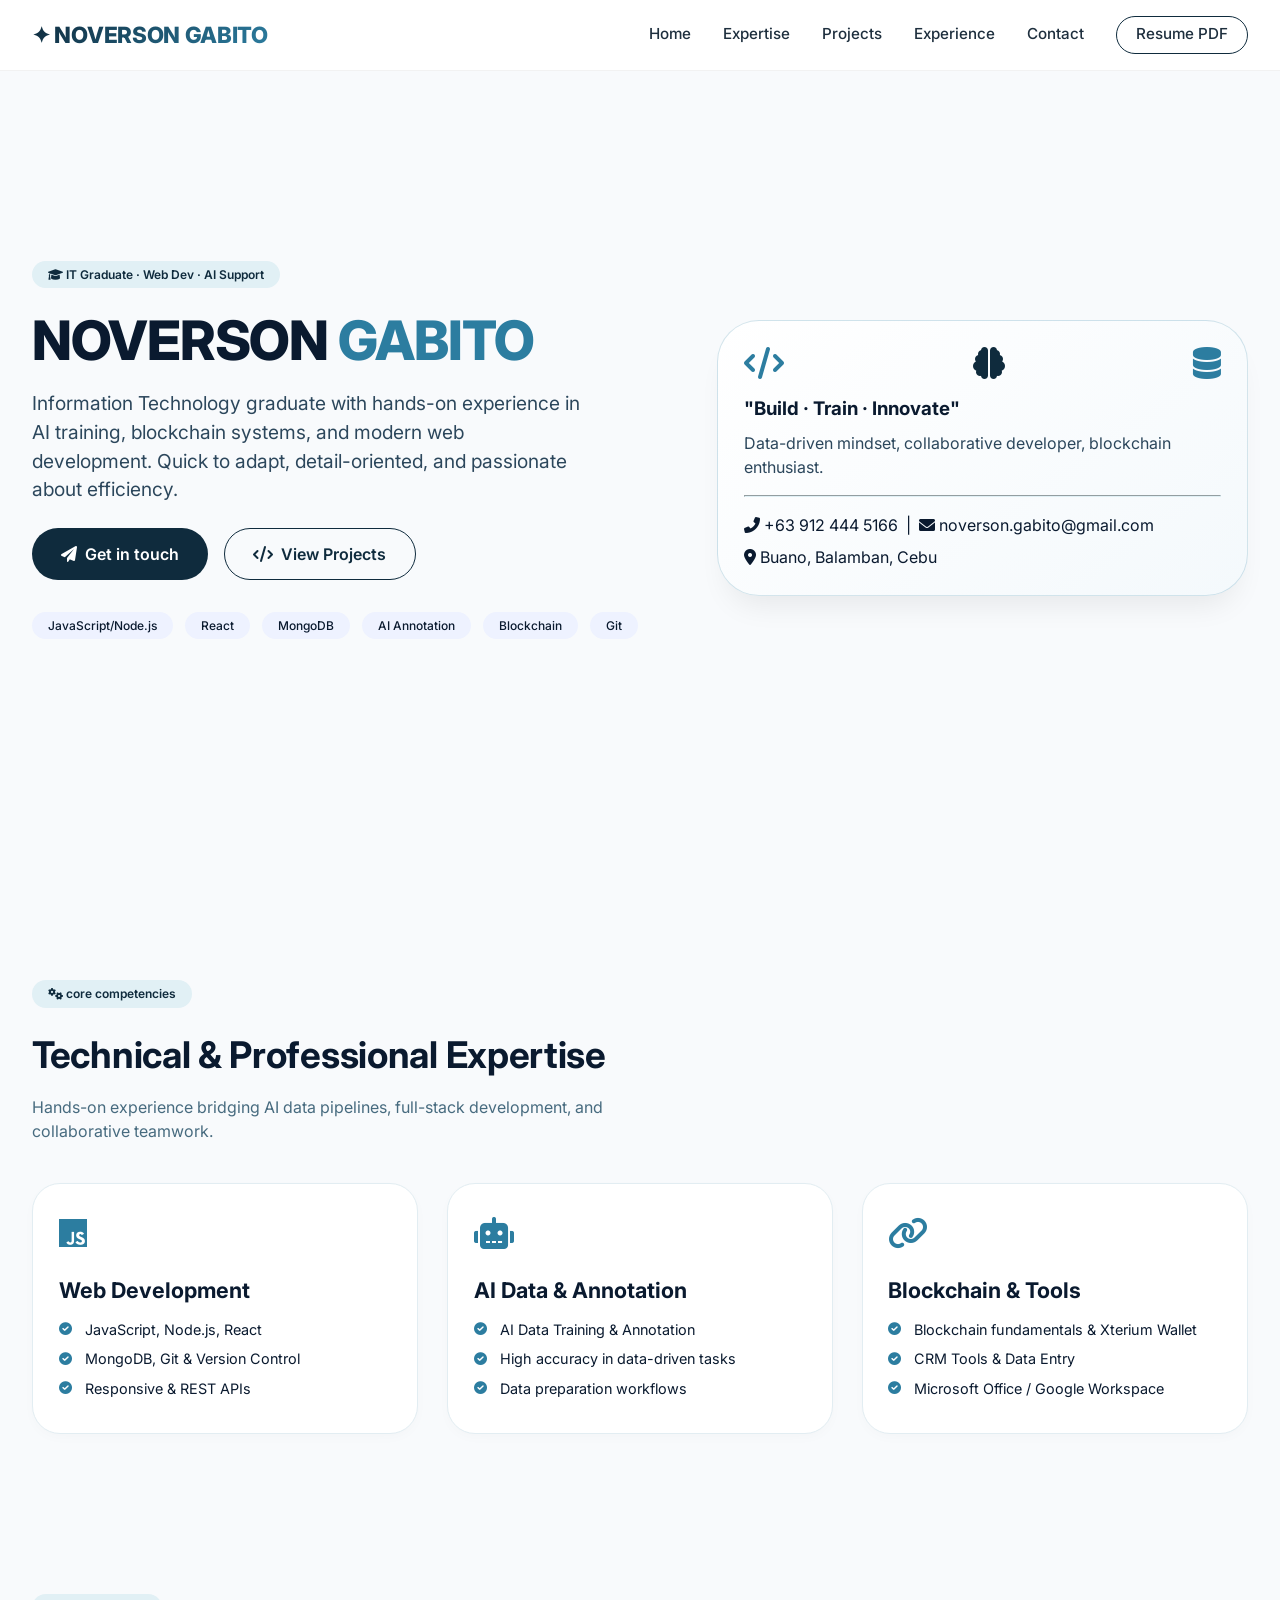
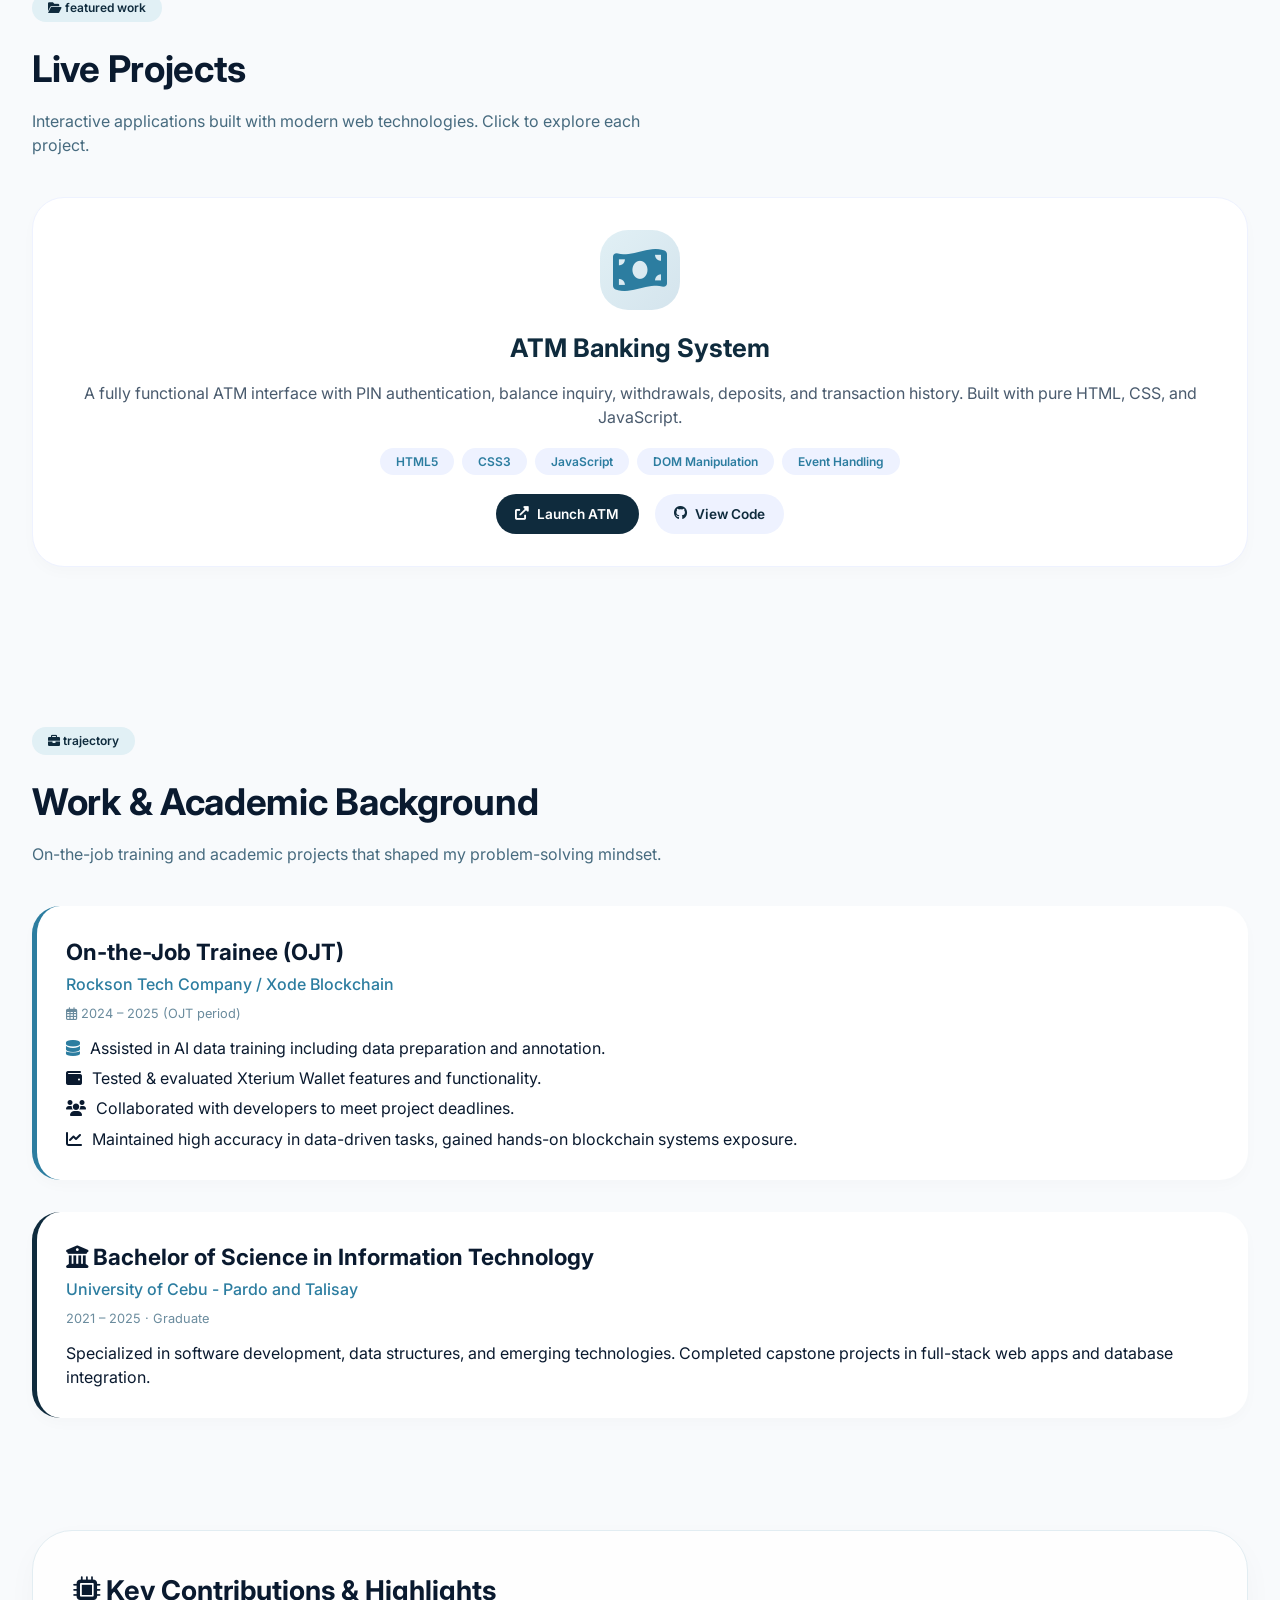
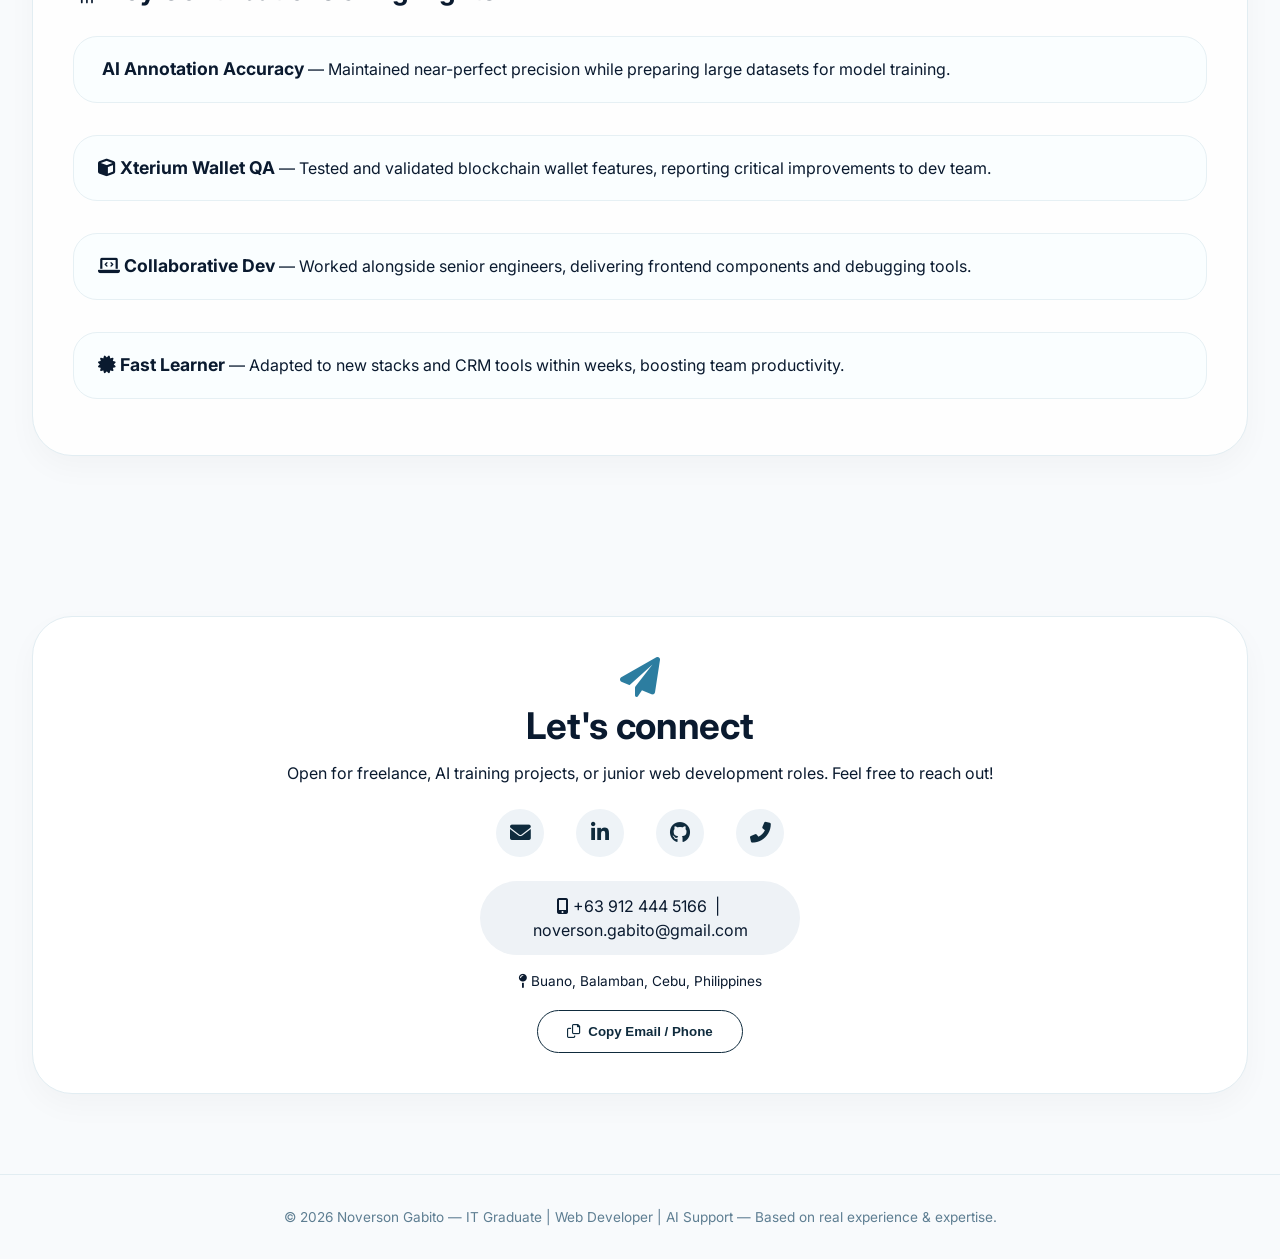
<file: index.html>
<!DOCTYPE html>
<html lang="en">
<head>
  <meta charset="UTF-8">
  <meta name="viewport" content="width=device-width, initial-scale=1.0, viewport-fit=cover">
  <title>Noverson Gabito | IT Graduate · Web Developer · AI Support</title>
  <link href="https://fonts.googleapis.com/css2?family=Inter:opsz,wght@14..32,300;14..32,400;14..32,500;14..32,600;14..32,700;14..32,800&display=swap" rel="stylesheet">
  <link rel="stylesheet" href="https://cdnjs.cloudflare.com/ajax/libs/font-awesome/6.0.0-beta3/css/all.min.css">
  <link rel="stylesheet" href="style.css">
</head>
<body>

<nav class="navbar">
  <div class="nav-container">
    <div class="logo">✦ NOVERSON GABITO</div>
    <div class="nav-links">
      <a href="#home">Home</a>
      <a href="#expertise">Expertise</a>
      <a href="#projects-showcase">Projects</a>
      <a href="#experience">Experience</a>
      <a href="#contact">Contact</a>
      <a href="#" class="btn-resume" id="resumeBtn">Resume PDF</a>
    </div>
  </div>
</nav>

<main>
  <!-- Hero Section -->
  <section id="home" class="hero">
    <div class="hero-grid">
      <div class="hero-content">
        <div class="badge"><i class="fas fa-graduation-cap"></i> IT Graduate · Web Dev · AI Support</div>
        <h1>NOVERSON <span class="hero-highlight">GABITO</span></h1>
        <p class="hero-sub">Information Technology graduate with hands-on experience in AI training, blockchain systems, and modern web development. Quick to adapt, detail-oriented, and passionate about efficiency.</p>
        <div class="btn-group">
          <a href="#contact" class="btn-primary"><i class="fas fa-paper-plane"></i> Get in touch</a>
          <a href="#projects-showcase" class="btn-outline"><i class="fas fa-code"></i> View Projects</a>
        </div>
        <div class="tech-icons" style="margin-top: 2rem;">
          <span>JavaScript/Node.js</span><span>React</span><span>MongoDB</span><span>AI Annotation</span><span>Blockchain</span><span>Git</span>
        </div>
      </div>
      <div class="hero-visual">
        <div style="display: flex; justify-content: space-between; align-items: center;">
          <i class="fas fa-code" style="font-size: 2rem; color: #2c7da0;"></i>
          <i class="fas fa-brain" style="font-size: 2rem; color: #0f2b3d;"></i>
          <i class="fas fa-database" style="font-size: 2rem; color: #2c7da0;"></i>
        </div>
        <h3 style="margin: 1rem 0 0.5rem;">"Build · Train · Innovate"</h3>
        <p style="color: #2c475c;">Data-driven mindset, collaborative developer, blockchain enthusiast.</p>
        <hr style="margin: 1rem 0; border-color: #e0f0f5;">
        <div><i class="fas fa-phone-alt"></i> +63 912 444 5166 &nbsp;|&nbsp; <i class="fas fa-envelope"></i> noverson.gabito@gmail.com</div>
        <div style="margin-top: 0.5rem;"><i class="fas fa-map-marker-alt"></i> Buano, Balamban, Cebu</div>
      </div>
    </div>
  </section>

  <!-- EXPERTISE Section -->
  <section id="expertise">
    <div>
      <span class="badge" style="background:#e1f0f5;"><i class="fas fa-cogs"></i> core competencies</span>
      <h2 class="section-title">Technical & Professional Expertise</h2>
      <p class="section-sub">Hands-on experience bridging AI data pipelines, full-stack development, and collaborative teamwork.</p>
    </div>
    <div class="expertise-grid">
      <div class="exp-card">
        <div class="exp-icon"><i class="fab fa-js"></i></div>
        <h3>Web Development</h3>
        <ul class="exp-list">
          <li><i class="fas fa-check-circle"></i> JavaScript, Node.js, React</li>
          <li><i class="fas fa-check-circle"></i> MongoDB, Git & Version Control</li>
          <li><i class="fas fa-check-circle"></i> Responsive & REST APIs</li>
        </ul>
      </div>
      <div class="exp-card">
        <div class="exp-icon"><i class="fas fa-robot"></i></div>
        <h3>AI Data & Annotation</h3>
        <ul class="exp-list">
          <li><i class="fas fa-check-circle"></i> AI Data Training & Annotation</li>
          <li><i class="fas fa-check-circle"></i> High accuracy in data-driven tasks</li>
          <li><i class="fas fa-check-circle"></i> Data preparation workflows</li>
        </ul>
      </div>
      <div class="exp-card">
        <div class="exp-icon"><i class="fas fa-link"></i></div>
        <h3>Blockchain & Tools</h3>
        <ul class="exp-list">
          <li><i class="fas fa-check-circle"></i> Blockchain fundamentals & Xterium Wallet</li>
          <li><i class="fas fa-check-circle"></i> CRM Tools & Data Entry</li>
          <li><i class="fas fa-check-circle"></i> Microsoft Office / Google Workspace</li>
        </ul>
      </div>
    </div>
  </section>

  <!-- PROJECTS SHOWCASE Section - with ATM System -->
  <section id="projects-showcase">
    <div>
      <span class="badge" style="background:#e1f0f5;"><i class="fas fa-folder-open"></i> featured work</span>
      <h2 class="section-title">Live Projects</h2>
      <p class="section-sub">Interactive applications built with modern web technologies. Click to explore each project.</p>
    </div>
    <div class="projects-showcase-grid">
      <!-- ATM System Project Card -->
      <div class="project-showcase-card">
        <div class="project-showcase-icon">
          <i class="fas fa-solid fa-money-bill-wave"></i>
        </div>
        <h3>ATM Banking System</h3>
        <p>A fully functional ATM interface with PIN authentication, balance inquiry, withdrawals, deposits, and transaction history. Built with pure HTML, CSS, and JavaScript.</p>
        <div class="project-tech-stack">
          <span>HTML5</span>
          <span>CSS3</span>
          <span>JavaScript</span>
          <span>DOM Manipulation</span>
          <span>Event Handling</span>
        </div>
        <div class="project-links">
          <a href="projects/atm-system/index.html" target="_blank" class="btn-project-live"><i class="fas fa-external-link-alt"></i> Launch ATM</a>
          <a href="#" class="btn-project-code" id="atmCodeBtn"><i class="fab fa-github"></i> View Code</a>
        </div>
      </div>
    </div>
  </section>

  <!-- EXPERIENCE + EDUCATION -->
  <section id="experience">
    <div>
      <span class="badge"><i class="fas fa-briefcase"></i> trajectory</span>
      <h2 class="section-title">Work & Academic Background</h2>
      <p class="section-sub">On-the-job training and academic projects that shaped my problem-solving mindset.</p>
    </div>

    <div class="timeline-card">
      <div class="job-title">On-the-Job Trainee (OJT)</div>
      <div class="company">Rockson Tech Company / Xode Blockchain</div>
      <div class="job-date"><i class="far fa-calendar-alt"></i> 2024 – 2025 (OJT period)</div>
      <ul class="job-desc" style="list-style: none; padding-left: 0;">
        <li><i class="fas fa-database" style="color:#2c7da0;"></i> Assisted in AI data training including data preparation and annotation.</li>
        <li><i class="fas fa-wallet"></i> Tested & evaluated Xterium Wallet features and functionality.</li>
        <li><i class="fas fa-users"></i> Collaborated with developers to meet project deadlines.</li>
        <li><i class="fas fa-chart-line"></i> Maintained high accuracy in data-driven tasks, gained hands-on blockchain systems exposure.</li>
      </ul>
    </div>

    <div class="timeline-card" style="border-left-color: #0f2b3d;">
      <div class="job-title"><i class="fas fa-university"></i> Bachelor of Science in Information Technology</div>
      <div class="company">University of Cebu - Pardo and Talisay</div>
      <div class="job-date">2021 – 2025 · Graduate</div>
      <p style="margin-top: 12px;">Specialized in software development, data structures, and emerging technologies. Completed capstone projects in full-stack web apps and database integration.</p>
    </div>
  </section>

  <!-- Key Contributions -->
  <section id="projects" style="padding-top: 0;">
    <div class="contact-card" style="background: #fefefe; text-align: left;">
      <h3 style="font-size: 1.7rem; margin-bottom: 0.5rem;"><i class="fas fa-microchip"></i> Key Contributions & Highlights</h3>
      <div style="display: flex; flex-direction: column; gap: 1rem; margin-top: 1.5rem;">
        <div class="project-item"><strong><i class="fas fa-chart-simple"></i> AI Annotation Accuracy</strong> — Maintained near-perfect precision while preparing large datasets for model training.</div>
        <div class="project-item"><strong><i class="fas fa-cube"></i> Xterium Wallet QA</strong> — Tested and validated blockchain wallet features, reporting critical improvements to dev team.</div>
        <div class="project-item"><strong><i class="fas fa-laptop-code"></i> Collaborative Dev</strong> — Worked alongside senior engineers, delivering frontend components and debugging tools.</div>
        <div class="project-item"><strong><i class="fas fa-certificate"></i> Fast Learner</strong> — Adapted to new stacks and CRM tools within weeks, boosting team productivity.</div>
      </div>
    </div>
  </section>

  <!-- Contact Section -->
  <section id="contact">
    <div class="contact-card">
      <i class="fas fa-paper-plane" style="font-size: 2.5rem; color: #2c7da0;"></i>
      <h2 class="section-title" style="margin-bottom: 0.5rem;">Let's connect</h2>
      <p>Open for freelance, AI training projects, or junior web development roles. Feel free to reach out!</p>
      <div class="social-links">
        <a href="mailto:noverson.gabito@gmail.com" aria-label="Email"><i class="fas fa-envelope"></i></a>
        <a href="#" aria-label="LinkedIn"><i class="fab fa-linkedin-in"></i></a>
        <a href="#" aria-label="GitHub"><i class="fab fa-github"></i></a>
        <a href="#" aria-label="Phone"><i class="fas fa-phone-alt"></i></a>
      </div>
      <div style="background: #eef2f6; border-radius: 60px; padding: 0.8rem; max-width: 320px; margin: 1rem auto;">
        <i class="fas fa-mobile-alt"></i> +63 912 444 5166 &nbsp;|&nbsp; noverson.gabito@gmail.com
      </div>
      <p style="margin-top: 1rem; font-size: 0.85rem;"><i class="fas fa-map-pin"></i> Buano, Balamban, Cebu, Philippines</p>
      <button id="copyContactBtn" class="btn-outline" style="margin-top: 1.2rem; cursor: pointer;"><i class="far fa-copy"></i> Copy Email / Phone</button>
      <div id="copyToast" style="position: fixed; bottom: 20px; left: 50%; transform: translateX(-50%); background:#0f2b3d; color: white; padding: 6px 18px; border-radius: 60px; font-size: 0.8rem; opacity: 0; transition:0.2s; pointer-events: none; z-index: 1100;"></div>
    </div>
  </section>
</main>

<footer>
  <p>© 2025 Noverson Gabito — IT Graduate | Web Developer | AI Support — Based on real experience & expertise.</p>
</footer>

<script src="script.js"></script>
</body>
</html>
</file>
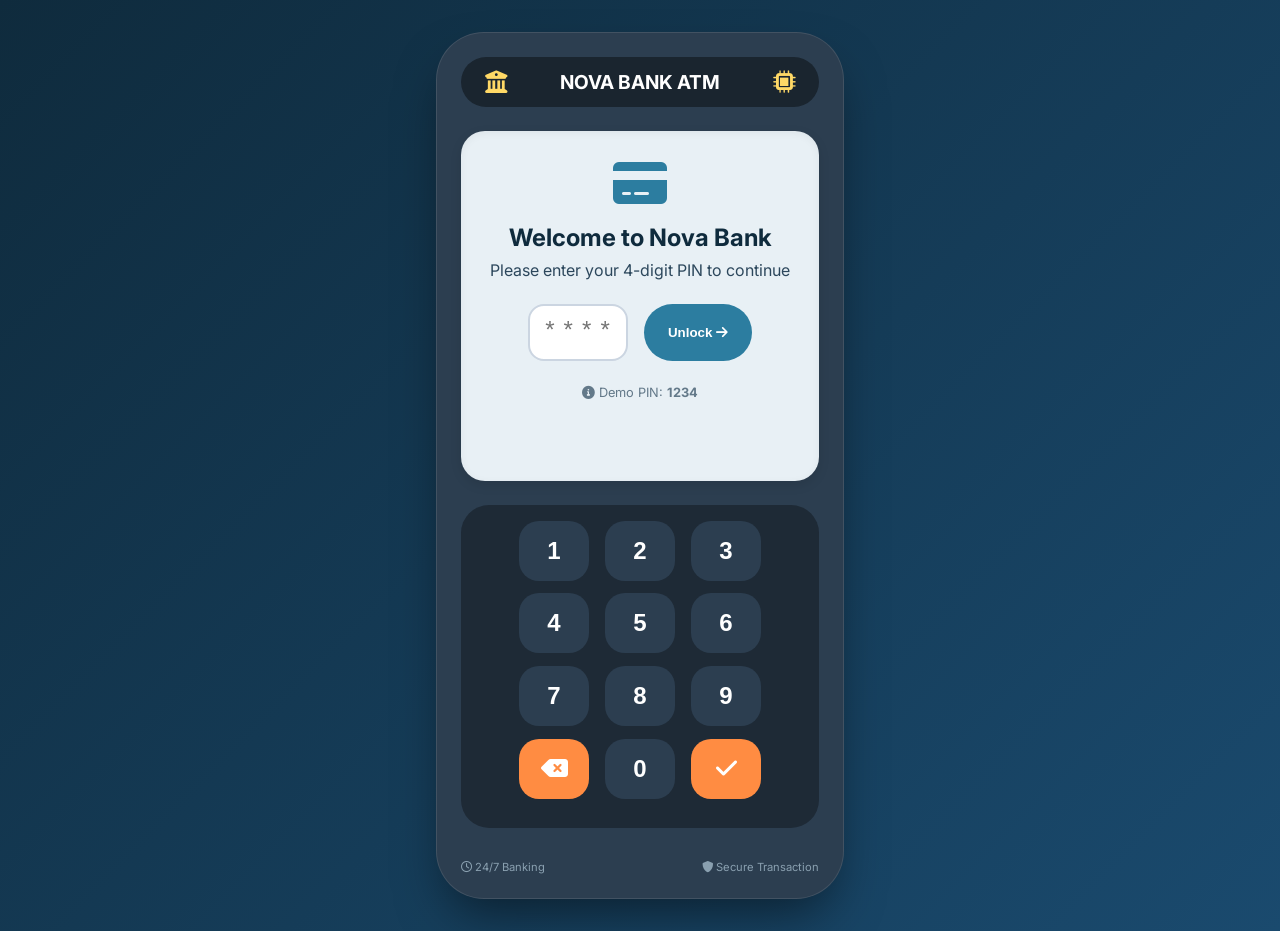
<file: projects/atm-system/index.html>
<!DOCTYPE html>
<html lang="en">
<head>
  <meta charset="UTF-8">
  <meta name="viewport" content="width=device-width, initial-scale=1.0">
  <title>ATM Banking System | Noverson Gabito</title>
  <link href="https://fonts.googleapis.com/css2?family=Inter:opsz,wght@14..32,300;14..32,400;14..32,500;14..32,600;14..32,700;14..32,800&display=swap" rel="stylesheet">
  <link rel="stylesheet" href="https://cdnjs.cloudflare.com/ajax/libs/font-awesome/6.0.0-beta3/css/all.min.css">
  <link rel="stylesheet" href="style.css">
</head>
<body>
  <div class="atm-container">
    <div class="atm-machine">
      <div class="atm-header">
        <i class="fas fa-university"></i>
        <span>NOVA BANK ATM</span>
        <i class="fas fa-microchip"></i>
      </div>
      
      <!-- Screen Display -->
      <div class="atm-screen" id="screen">
        <div class="screen-content" id="screenContent">
          <div class="welcome-screen">
            <i class="fas fa-credit-card" style="font-size: 3rem; color: #2c7da0;"></i>
            <h2>Welcome to Nova Bank</h2>
            <p>Please enter your 4-digit PIN to continue</p>
            <div class="pin-input-area">
              <input type="password" id="pinInput" maxlength="4" placeholder="****" class="pin-field">
              <button id="unlockBtn" class="atm-btn-primary">Unlock <i class="fas fa-arrow-right"></i></button>
            </div>
            <p class="demo-hint"><i class="fas fa-info-circle"></i> Demo PIN: <strong>1234</strong></p>
          </div>
        </div>
      </div>
      
      <!-- Keypad -->
      <div class="atm-keypad">
        <div class="keypad-row">
          <button class="key-btn" data-value="1">1</button>
          <button class="key-btn" data-value="2">2</button>
          <button class="key-btn" data-value="3">3</button>
        </div>
        <div class="keypad-row">
          <button class="key-btn" data-value="4">4</button>
          <button class="key-btn" data-value="5">5</button>
          <button class="key-btn" data-value="6">6</button>
        </div>
        <div class="keypad-row">
          <button class="key-btn" data-value="7">7</button>
          <button class="key-btn" data-value="8">8</button>
          <button class="key-btn" data-value="9">9</button>
        </div>
        <div class="keypad-row">
          <button class="key-btn clear-btn" data-action="clear"><i class="fas fa-backspace"></i></button>
          <button class="key-btn" data-value="0">0</button>
          <button class="key-btn enter-btn" data-action="enter"><i class="fas fa-check"></i></button>
        </div>
      </div>
      
      <!-- Action Buttons -->
      <div class="atm-actions">
        <button class="action-btn" id="logoutBtn" style="display: none;"><i class="fas fa-sign-out-alt"></i> Logout</button>
        <button class="action-btn back-btn" id="backBtn" style="display: none;"><i class="fas fa-arrow-left"></i> Back</button>
      </div>
      
      <div class="atm-footer">
        <span><i class="far fa-clock"></i> 24/7 Banking</span>
        <span><i class="fas fa-shield-alt"></i> Secure Transaction</span>
      </div>
    </div>
  </div>
  
  <script src="script.js"></script>
</body>
</html>
</file>
<file: style.css>
/* ========== SEPARATED CSS FILE ========== */

* {
  margin: 0;
  padding: 0;
  box-sizing: border-box;
}

body {
  font-family: 'Inter', sans-serif;
  background: #f8fafc;
  color: #0a1a2f;
  line-height: 1.5;
  scroll-behavior: smooth;
}

/* custom gradient accent */
:root {
  --primary: #0f2b3d;
  --primary-light: #1e4a6e;
  --accent: #2c7da0;
  --soft-bg: #ffffff;
  --gray-muted: #eef2f6;
}

/* navigation */
.navbar {
  position: fixed;
  top: 0;
  left: 0;
  width: 100%;
  padding: 1rem 2rem;
  background: rgba(255, 255, 255, 0.92);
  backdrop-filter: blur(12px);
  z-index: 1000;
  border-bottom: 1px solid rgba(0, 0, 0, 0.05);
  transition: all 0.2s;
}

.nav-container {
  max-width: 1280px;
  margin: 0 auto;
  display: flex;
  justify-content: space-between;
  align-items: center;
  flex-wrap: wrap;
}

.logo {
  font-weight: 800;
  font-size: 1.4rem;
  letter-spacing: -0.3px;
  background: linear-gradient(135deg, #0f2b3d, #2c7da0);
  -webkit-background-clip: text;
  background-clip: text;
  color: transparent;
}

.nav-links {
  display: flex;
  gap: 2rem;
  align-items: center;
}

.nav-links a {
  text-decoration: none;
  font-weight: 500;
  color: #1e2f3e;
  transition: 0.2s;
  font-size: 0.95rem;
}

.nav-links a:hover {
  color: #2c7da0;
}

.btn-resume {
  border: 1.5px solid #0f2b3d;
  padding: 0.4rem 1.2rem;
  border-radius: 40px;
  background: transparent;
  font-weight: 600;
  font-size: 0.85rem;
  cursor: pointer;
  transition: 0.2s;
}

.btn-resume:hover {
  background: #0f2b3d;
  color: white;
}

/* sections */
section {
  max-width: 1280px;
  margin: 0 auto;
  padding: 5rem 2rem;
}

.hero {
  min-height: 100vh;
  display: flex;
  align-items: center;
  padding-top: 6rem;
}

.hero-grid {
  display: flex;
  flex-wrap: wrap;
  gap: 3rem;
  align-items: center;
  justify-content: space-between;
}

.hero-content {
  flex: 1.2;
}

.badge {
  background: #e1f0f5;
  display: inline-block;
  padding: 0.3rem 1rem;
  border-radius: 40px;
  font-size: 0.75rem;
  font-weight: 600;
  color: #0f2b3d;
  margin-bottom: 1.2rem;
}

.hero-content h1 {
  font-size: 3.4rem;
  font-weight: 800;
  line-height: 1.2;
  letter-spacing: -0.02em;
  color: #0a1a2f;
}

.hero-highlight {
  color: #2c7da0;
}

.hero-sub {
  font-size: 1.2rem;
  color: #2c475c;
  margin: 1rem 0 1.5rem;
  max-width: 550px;
}

.btn-group {
  display: flex;
  gap: 1rem;
  flex-wrap: wrap;
}

.btn-primary {
  background: #0f2b3d;
  color: white;
  padding: 0.8rem 1.8rem;
  border-radius: 40px;
  text-decoration: none;
  font-weight: 600;
  transition: 0.25s;
  display: inline-flex;
  align-items: center;
  gap: 8px;
}

.btn-primary:hover {
  background: #1e4a6e;
  transform: translateY(-3px);
  box-shadow: 0 8px 20px rgba(0, 0, 0, 0.08);
}

.btn-outline {
  border: 1.5px solid #0f2b3d;
  background: transparent;
  padding: 0.8rem 1.8rem;
  border-radius: 40px;
  font-weight: 600;
  text-decoration: none;
  color: #0f2b3d;
  transition: 0.2s;
  display: inline-flex;
  align-items: center;
  gap: 8px;
}

.btn-outline:hover {
  background: #0f2b3d;
  color: white;
}

.hero-visual {
  flex: 0.9;
  background: linear-gradient(145deg, #ffffff, #f4f9fc);
  border-radius: 42px;
  padding: 1.6rem;
  box-shadow: 0 20px 30px -12px rgba(0, 0, 0, 0.08);
  border: 1px solid rgba(44, 125, 160, 0.2);
}

.tech-icons {
  display: flex;
  gap: 12px;
  flex-wrap: wrap;
  margin: 1rem 0;
}

.tech-icons span {
  background: #eef2ff;
  padding: 0.3rem 1rem;
  border-radius: 30px;
  font-size: 0.75rem;
  font-weight: 500;
}

/* expertise cards */
.section-title {
  font-size: 2.3rem;
  font-weight: 700;
  margin-bottom: 0.8rem;
  letter-spacing: -0.3px;
}

.section-sub {
  color: #476b7f;
  margin-bottom: 2.5rem;
  max-width: 650px;
}

.expertise-grid {
  display: grid;
  grid-template-columns: repeat(auto-fit, minmax(280px, 1fr));
  gap: 1.8rem;
  margin-top: 1rem;
}

.exp-card {
  background: white;
  border-radius: 28px;
  padding: 1.6rem;
  transition: all 0.25s;
  border: 1px solid #e2edf2;
  box-shadow: 0 4px 12px rgba(0, 0, 0, 0.02);
}

.exp-card:hover {
  transform: translateY(-5px);
  border-color: #bdd9e4;
  box-shadow: 0 20px 25px -12px rgba(0, 0, 0, 0.08);
}

.exp-icon {
  font-size: 2rem;
  color: #2c7da0;
  margin-bottom: 1rem;
}

.exp-card h3 {
  font-size: 1.35rem;
  margin-bottom: 0.8rem;
}

.exp-list {
  list-style: none;
  padding-left: 0;
}

.exp-list li {
  margin-bottom: 0.5rem;
  display: flex;
  align-items: center;
  gap: 8px;
  font-size: 0.9rem;
}

.exp-list i {
  color: #2c7da0;
  font-size: 0.8rem;
  width: 18px;
}

/* experience row (job timeline) */
.timeline-card {
  background: white;
  border-radius: 28px;
  padding: 1.8rem;
  margin-bottom: 2rem;
  border-left: 5px solid #2c7da0;
  box-shadow: 0 6px 14px rgba(0, 0, 0, 0.02);
}

.job-title {
  font-size: 1.4rem;
  font-weight: 700;
}

.company {
  font-weight: 500;
  color: #2c7da0;
  margin: 0.2rem 0 0.5rem;
}

.job-date {
  font-size: 0.8rem;
  color: #6b8c9e;
  margin-bottom: 0.8rem;
}

.job-desc {
  display: flex;
  flex-direction: column;
  gap: 0.4rem;
  margin-top: 0.8rem;
}

.job-desc li {
  display: flex;
  gap: 10px;
  align-items: baseline;
}

/* projects / achievements */
.project-item {
  background: #fafeff;
  border-radius: 24px;
  padding: 1.2rem 1.5rem;
  margin-bottom: 1rem;
  border: 1px solid #e6f0f4;
  transition: 0.2s;
}

.project-item strong {
  font-size: 1.1rem;
}

/* contact area */
.contact-card {
  background: white;
  border-radius: 40px;
  padding: 2.5rem;
  text-align: center;
  box-shadow: 0 12px 30px rgba(0, 0, 0, 0.03);
  border: 1px solid #e2edf2;
}

.social-links {
  display: flex;
  justify-content: center;
  gap: 2rem;
  margin: 1.5rem 0;
}

.social-links a {
  background: #eef3f7;
  width: 48px;
  height: 48px;
  display: inline-flex;
  align-items: center;
  justify-content: center;
  border-radius: 60px;
  font-size: 1.3rem;
  color: #0f2b3d;
  transition: 0.2s;
  text-decoration: none;
}

.social-links a:hover {
  background: #0f2b3d;
  color: white;
  transform: scale(1.05);
}

footer {
  text-align: center;
  padding: 2rem;
  border-top: 1px solid #e2edf2;
  color: #5e7e92;
  font-size: 0.85rem;
}

@media (max-width: 880px) {
  .hero-grid {
    flex-direction: column;
    text-align: center;
  }
  .hero-content h1 {
    font-size: 2.5rem;
  }
  .btn-group {
    justify-content: center;
  }
  section {
    padding: 3rem 1.5rem;
  }
  .nav-links {
    gap: 1rem;
  }
}

@media (max-width: 520px) {
  .navbar {
    padding: 0.8rem 1rem;
  }
  .logo {
    font-size: 1.1rem;
  }
}

.animate-on-scroll {
  opacity: 0;
  transform: translateY(24px);
  transition: opacity 0.6s ease, transform 0.6s ease;
}

.animate-in {
  opacity: 1;
  transform: translateY(0);
}
/* Add these styles to your existing style.css */

/* Projects Showcase Grid */
.projects-showcase-grid {
  display: grid;
  grid-template-columns: repeat(auto-fit, minmax(320px, 1fr));
  gap: 2rem;
  margin-top: 1.5rem;
}

.project-showcase-card {
  background: white;
  border-radius: 32px;
  padding: 2rem;
  transition: all 0.3s cubic-bezier(0.2, 0, 0, 1);
  border: 1px solid #eef2ff;
  box-shadow: 0 6px 14px rgba(0, 0, 0, 0.02);
  text-align: center;
}

.project-showcase-card:hover {
  transform: translateY(-8px);
  border-color: #cbdffc;
  box-shadow: 0 25px 35px -12px rgba(0, 0, 0, 0.1);
}

.project-showcase-icon {
  font-size: 3rem;
  background: linear-gradient(135deg, #e1f0f5, #d4e4ed);
  width: 80px;
  height: 80px;
  display: flex;
  align-items: center;
  justify-content: center;
  border-radius: 28px;
  margin: 0 auto 1.2rem;
  color: #2c7da0;
}

.project-showcase-card h3 {
  font-size: 1.6rem;
  margin-bottom: 0.8rem;
  color: #0f2b3d;
}

.project-showcase-card p {
  color: #4a5b6e;
  margin-bottom: 1.2rem;
  line-height: 1.5;
}

.project-tech-stack {
  display: flex;
  flex-wrap: wrap;
  gap: 8px;
  justify-content: center;
  margin: 1rem 0;
}

.project-tech-stack span {
  background: #eef2ff;
  padding: 0.3rem 1rem;
  border-radius: 40px;
  font-size: 0.75rem;
  font-weight: 600;
  color: #2c7da0;
}

.project-links {
  display: flex;
  gap: 1rem;
  justify-content: center;
  margin-top: 1.2rem;
}

.btn-project-live, .btn-project-code {
  display: inline-flex;
  align-items: center;
  gap: 8px;
  padding: 0.6rem 1.2rem;
  border-radius: 40px;
  text-decoration: none;
  font-weight: 600;
  font-size: 0.85rem;
  transition: 0.25s;
}

.btn-project-live {
  background: #0f2b3d;
  color: white;
}

.btn-project-live:hover {
  background: #2c7da0;
  transform: translateY(-2px);
}

.btn-project-code {
  background: #eef2ff;
  color: #0f2b3d;
}

.btn-project-code:hover {
  background: #dce5f5;
  transform: translateY(-2px);
}
</file>
<file: projects/atm-system/style.css>
* {
  margin: 0;
  padding: 0;
  box-sizing: border-box;
}

body {
  font-family: 'Inter', sans-serif;
  background: linear-gradient(135deg, #0f2b3d 0%, #1a4a6e 100%);
  min-height: 100vh;
  display: flex;
  justify-content: center;
  align-items: center;
  padding: 2rem;
}

.atm-container {
  display: flex;
  justify-content: center;
  align-items: center;
}

.atm-machine {
  background: #2c3e50;
  border-radius: 48px;
  padding: 1.5rem;
  box-shadow: 0 25px 50px -12px rgba(0, 0, 0, 0.5);
  border: 1px solid rgba(255, 255, 255, 0.1);
}

.atm-header {
  background: #1a252f;
  color: white;
  padding: 0.8rem 1.5rem;
  border-radius: 32px;
  display: flex;
  justify-content: space-between;
  align-items: center;
  font-weight: 700;
  margin-bottom: 1.5rem;
  font-size: 1.2rem;
}

.atm-header i {
  font-size: 1.4rem;
  color: #ffd966;
}

.atm-screen {
  background: #e8f0f5;
  border-radius: 24px;
  padding: 1.8rem;
  min-height: 350px;
  margin-bottom: 1.5rem;
  box-shadow: inset 0 2px 8px rgba(0, 0, 0, 0.05), 0 4px 12px rgba(0, 0, 0, 0.1);
}

.screen-content {
  text-align: center;
}

.welcome-screen h2 {
  margin: 1rem 0 0.5rem;
  color: #0f2b3d;
}

.welcome-screen p {
  color: #2c475c;
  margin-bottom: 1rem;
}

.pin-input-area {
  display: flex;
  gap: 1rem;
  justify-content: center;
  margin: 1.5rem 0;
}

.pin-field {
  padding: 0.8rem;
  font-size: 1.5rem;
  text-align: center;
  width: 100px;
  border: 2px solid #cbd5e1;
  border-radius: 16px;
  font-family: monospace;
  letter-spacing: 4px;
}

.atm-btn-primary {
  background: #2c7da0;
  color: white;
  border: none;
  padding: 0.8rem 1.5rem;
  border-radius: 40px;
  font-weight: 600;
  cursor: pointer;
  transition: 0.2s;
}

.atm-btn-primary:hover {
  background: #1e5a74;
  transform: scale(1.02);
}

.demo-hint {
  font-size: 0.8rem;
  opacity: 0.7;
  margin-top: 1rem;
}

/* Dashboard Styles */
.balance-display {
  background: white;
  padding: 1.5rem;
  border-radius: 24px;
  margin: 1rem 0;
}

.balance-amount {
  font-size: 2.5rem;
  font-weight: 800;
  color: #2c7da0;
}

.action-grid {
  display: grid;
  grid-template-columns: repeat(2, 1fr);
  gap: 1rem;
  margin: 1.5rem 0;
}

.dash-btn {
  background: white;
  border: 2px solid #2c7da0;
  padding: 1rem;
  border-radius: 20px;
  font-weight: 600;
  cursor: pointer;
  transition: 0.2s;
  display: flex;
  align-items: center;
  justify-content: center;
  gap: 8px;
}

.dash-btn:hover {
  background: #2c7da0;
  color: white;
}

.transaction-history {
  max-height: 200px;
  overflow-y: auto;
  text-align: left;
  background: white;
  border-radius: 16px;
  padding: 0.8rem;
}

.history-item {
  padding: 0.5rem;
  border-bottom: 1px solid #e2edf2;
  font-size: 0.85rem;
}

.amount-input {
  padding: 0.8rem;
  font-size: 1.2rem;
  border: 2px solid #cbd5e1;
  border-radius: 16px;
  width: 150px;
  text-align: center;
  margin: 1rem auto;
}

/* Keypad Styles */
.atm-keypad {
  background: #1e2a36;
  border-radius: 28px;
  padding: 1rem;
  margin-bottom: 1rem;
}

.keypad-row {
  display: flex;
  justify-content: center;
  gap: 1rem;
  margin-bottom: 0.8rem;
}

.key-btn {
  width: 70px;
  height: 60px;
  font-size: 1.5rem;
  font-weight: 700;
  border: none;
  border-radius: 20px;
  background: #2c3e50;
  color: white;
  cursor: pointer;
  transition: 0.1s;
}

.key-btn:active {
  transform: scale(0.95);
  background: #2c7da0;
}

.clear-btn, .enter-btn {
  background: #ff8c42;
}

.atm-actions {
  display: flex;
  gap: 1rem;
  justify-content: center;
}

.action-btn {
  background: #ffd966;
  border: none;
  padding: 0.6rem 1.2rem;
  border-radius: 40px;
  font-weight: 600;
  cursor: pointer;
  transition: 0.2s;
}

.action-btn:hover {
  background: #ffc107;
}

.atm-footer {
  margin-top: 1rem;
  display: flex;
  justify-content: space-between;
  color: #8aa0b0;
  font-size: 0.7rem;
}

@media (max-width: 560px) {
  .atm-machine {
    padding: 1rem;
  }
  .key-btn {
    width: 55px;
    height: 50px;
  }
}
</file>
